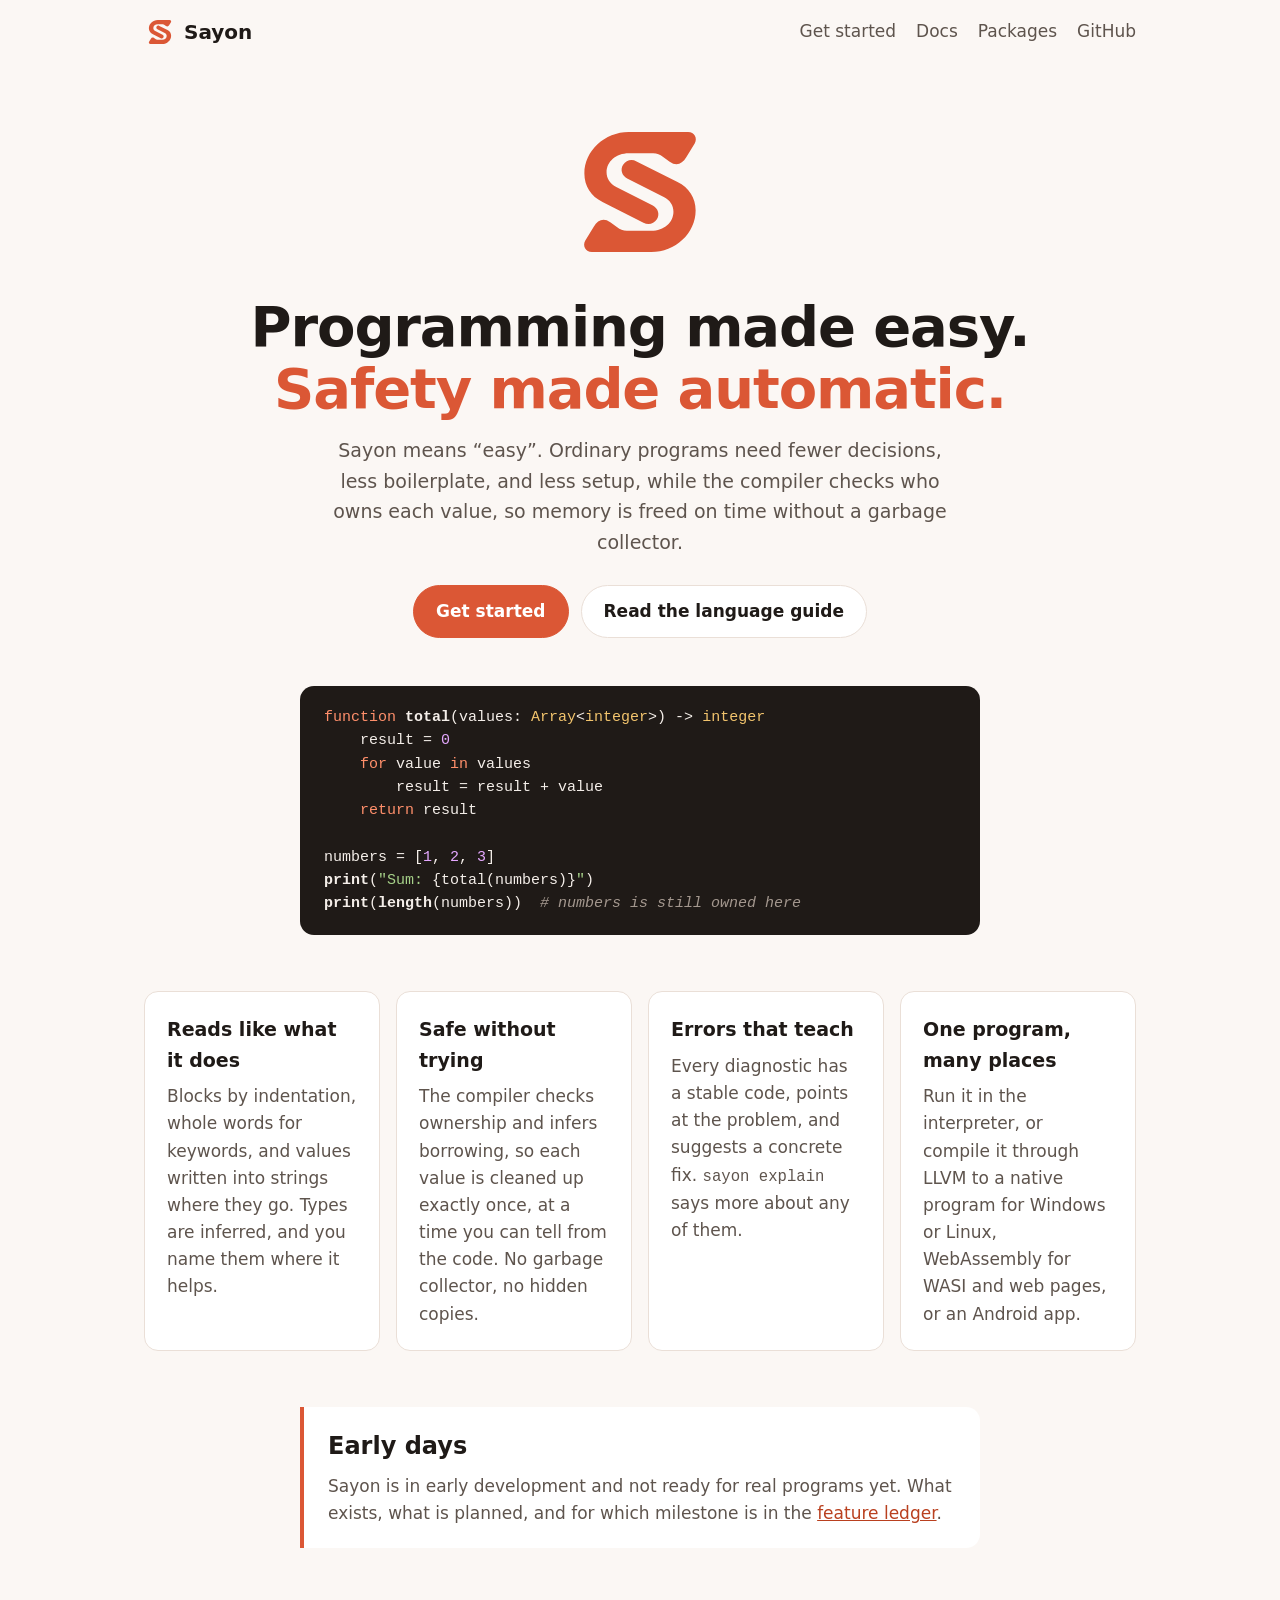
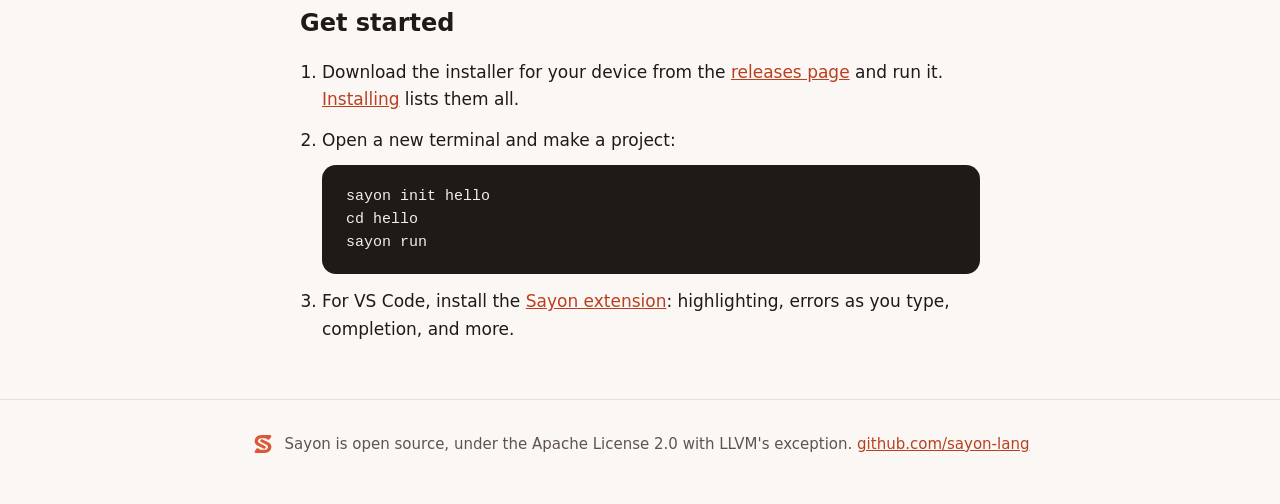
<file: index.html>
<!doctype html>
<html lang="en">
<head>
  <meta charset="utf-8">
  <meta name="viewport" content="width=device-width, initial-scale=1">
  <title>Sayon: Programming made easy. Safety made automatic.</title>
  <meta name="description" content="Sayon is a readable programming language whose compiler checks ownership for you: no garbage collector, no hidden copies, and errors that say how to fix them.">
  <link rel="icon" href="favicon.ico" sizes="any">
  <link rel="icon" href="images/logo.svg" type="image/svg+xml">
  <link rel="apple-touch-icon" href="images/icon-256.png">
  <link rel="stylesheet" href="style.css">
</head>
<body>
  <header class="bar">
    <a class="brand" href="./"><img src="images/logo.svg" alt="" width="32" height="32"> Sayon</a>
    <nav aria-label="Main">
      <a href="#start">Get started</a>
      <a href="https://github.com/sayon-lang/docs.sayon-lang.org">Docs</a>
      <a href="https://github.com/sayon-lang/packages.sayon-lang.org">Packages</a>
      <a href="https://github.com/sayon-lang/sayon">GitHub</a>
    </nav>
  </header>

  <main>
    <section class="hero">
      <img class="mark" src="images/logo.svg" alt="Sayon logo" width="160" height="160">
      <h1>Programming made easy.<br><span>Safety made automatic.</span></h1>
      <p class="lead">Sayon means “easy”. Ordinary programs need fewer decisions, less boilerplate, and less setup, while the compiler checks who owns each value, so memory is freed on time without a garbage collector.</p>
      <div class="actions">
        <a class="button primary" href="#start">Get started</a>
        <a class="button" href="https://github.com/sayon-lang/docs.sayon-lang.org/blob/main/language.md">Read the language guide</a>
      </div>
    </section>

    <section class="sample" aria-label="A Sayon program">
      <pre><code><span class="k">function</span> <span class="f">total</span>(values: <span class="t">Array</span>&lt;<span class="t">integer</span>&gt;) -&gt; <span class="t">integer</span>
    result = <span class="n">0</span>
    <span class="k">for</span> value <span class="k">in</span> values
        result = result + value
    <span class="k">return</span> result

numbers = [<span class="n">1</span>, <span class="n">2</span>, <span class="n">3</span>]
<span class="f">print</span>(<span class="s">"Sum: <span class="i">{total(numbers)}</span>"</span>)
<span class="f">print</span>(<span class="f">length</span>(numbers))  <span class="c"># numbers is still owned here</span></code></pre>
    </section>

    <section class="points" aria-label="What Sayon is like">
      <article>
        <h2>Reads like what it does</h2>
        <p>Blocks by indentation, whole words for keywords, and values written into strings where they go. Types are inferred, and you name them where it helps.</p>
      </article>
      <article>
        <h2>Safe without trying</h2>
        <p>The compiler checks ownership and infers borrowing, so each value is cleaned up exactly once, at a time you can tell from the code. No garbage collector, no hidden copies.</p>
      </article>
      <article>
        <h2>Errors that teach</h2>
        <p>Every diagnostic has a stable code, points at the problem, and suggests a concrete fix. <code>sayon explain</code> says more about any of them.</p>
      </article>
      <article>
        <h2>One program, many places</h2>
        <p>Run it in the interpreter, or compile it through LLVM to a native program for Windows or Linux, WebAssembly for WASI and web pages, or an Android app.</p>
      </article>
    </section>

    <section class="status">
      <h2>Early days</h2>
      <p>Sayon is in early development and not ready for real programs yet. What exists, what is planned, and for which milestone is in the <a href="https://github.com/sayon-lang/sayon/blob/main/docs/features.md">feature ledger</a>.</p>
    </section>

    <section id="start" class="start">
      <h2>Get started</h2>
      <ol>
        <li>Download the installer for your device from the <a href="https://github.com/sayon-lang/sayon/releases">releases page</a> and run it. <a href="https://github.com/sayon-lang/docs.sayon-lang.org/blob/main/installing.md">Installing</a> lists them all.</li>
        <li>Open a new terminal and make a project:
          <pre><code>sayon init hello
cd hello
sayon run</code></pre>
        </li>
        <li>For VS Code, install the <a href="https://github.com/sayon-lang/sayon-vscode">Sayon extension</a>: highlighting, errors as you type, completion, and more.</li>
      </ol>
    </section>
  </main>

  <footer>
    <img src="images/logo.svg" alt="" width="24" height="24">
    <p>Sayon is open source, under the Apache License 2.0 with LLVM's exception.
      <a href="https://github.com/sayon-lang">github.com/sayon-lang</a></p>
  </footer>
</body>
</html>
</file>
<file: style.css>
/* Sayon's website: one page, the system's own fonts, and the logo's vermilion. */

:root {
  --vermilion: #db5735;
  --accent: #b9401f;
  --ink: #1f1a17;
  --muted: #5e544d;
  --paper: #fbf7f4;
  --card: #ffffff;
  --line: #eadfd7;
  --code-bg: #1f1a17;
  --code-ink: #f4eee9;
  --code-keyword: #ff8f6b;
  --code-type: #f2c46d;
  --code-string: #a6d189;
  --code-number: #e5a8ff;
  --code-comment: #a3978e;
  color-scheme: light dark;
}

@media (prefers-color-scheme: dark) {
  :root {
    --accent: #f07a57;
    --ink: #f4eee9;
    --muted: #c2b6ad;
    --paper: #161210;
    --card: #211b18;
    --line: #3a302b;
    --code-bg: #0f0c0a;
  }
}

* {
  box-sizing: border-box;
}

body {
  margin: 0;
  background: var(--paper);
  color: var(--ink);
  font: 17px/1.6 system-ui, -apple-system, "Segoe UI", Roboto, "Helvetica Neue", Arial, sans-serif;
}

a {
  color: var(--accent);
}

code,
pre {
  font-family: ui-monospace, "Cascadia Code", "SF Mono", Consolas, "Liberation Mono", monospace;
}

.bar {
  display: flex;
  align-items: center;
  justify-content: space-between;
  gap: 16px;
  flex-wrap: wrap;
  max-width: 1040px;
  margin: 0 auto;
  padding: 16px 24px;
}

.brand {
  display: flex;
  align-items: center;
  gap: 8px;
  color: var(--ink);
  font-weight: 700;
  font-size: 20px;
  text-decoration: none;
}

nav {
  display: flex;
  gap: 20px;
  flex-wrap: wrap;
}

nav a {
  color: var(--muted);
  text-decoration: none;
}

nav a:hover {
  color: var(--accent);
}

main {
  max-width: 1040px;
  margin: 0 auto;
  padding: 0 24px;
}

.hero {
  text-align: center;
  padding: 48px 0 32px;
}

.mark {
  width: 160px;
  height: 160px;
}

h1 {
  margin: 16px 0;
  font-size: clamp(34px, 6vw, 56px);
  line-height: 1.1;
  letter-spacing: -0.02em;
}

h1 span {
  color: var(--vermilion);
}

.lead {
  max-width: 640px;
  margin: 0 auto;
  color: var(--muted);
  font-size: 19px;
}

.actions {
  display: flex;
  justify-content: center;
  gap: 12px;
  flex-wrap: wrap;
  margin-top: 28px;
}

.button {
  padding: 12px 22px;
  border: 1px solid var(--line);
  border-radius: 999px;
  background: var(--card);
  color: var(--ink);
  font-weight: 600;
  text-decoration: none;
}

.button.primary {
  border-color: var(--vermilion);
  background: var(--vermilion);
  color: #fff;
}

.button:hover {
  border-color: var(--vermilion);
}

.sample {
  max-width: 680px;
  margin: 16px auto 56px;
}

pre {
  margin: 0;
  padding: 20px 24px;
  overflow-x: auto;
  border-radius: 14px;
  background: var(--code-bg);
  color: var(--code-ink);
  font-size: 15px;
  line-height: 1.55;
}

.k { color: var(--code-keyword); }
.t { color: var(--code-type); }
.f { color: var(--code-ink); font-weight: 600; }
.s { color: var(--code-string); }
.i { color: var(--code-ink); }
.n { color: var(--code-number); }
.c { color: var(--code-comment); font-style: italic; }

.points {
  display: grid;
  grid-template-columns: repeat(auto-fit, minmax(220px, 1fr));
  gap: 16px;
}

.points article {
  padding: 22px;
  border: 1px solid var(--line);
  border-radius: 14px;
  background: var(--card);
}

.points h2 {
  margin: 0 0 8px;
  font-size: 19px;
}

.points p {
  margin: 0;
  color: var(--muted);
}

.points code {
  font-size: 0.92em;
}

.status,
.start {
  max-width: 680px;
  margin: 56px auto;
}

.status {
  padding: 20px 24px;
  border-left: 4px solid var(--vermilion);
  border-radius: 0 14px 14px 0;
  background: var(--card);
}

.status h2,
.start h2 {
  margin: 0 0 8px;
  font-size: 24px;
}

.status p {
  margin: 0;
  color: var(--muted);
}

.start ol {
  padding-left: 22px;
}

.start li {
  margin-bottom: 14px;
}

.start pre {
  margin-top: 10px;
}

@media (max-width: 560px) {
  .bar {
    justify-content: center;
    padding: 12px 16px;
  }

  nav {
    gap: 6px 16px;
    justify-content: center;
    font-size: 15px;
  }

  main {
    padding: 0 16px;
  }

  .hero {
    padding-top: 24px;
  }

  .mark {
    width: 112px;
    height: 112px;
  }
}

footer {
  display: flex;
  align-items: center;
  justify-content: center;
  gap: 10px;
  padding: 32px 24px 48px;
  border-top: 1px solid var(--line);
  color: var(--muted);
  font-size: 15px;
  text-align: center;
}

footer p {
  margin: 0;
}
</file>
